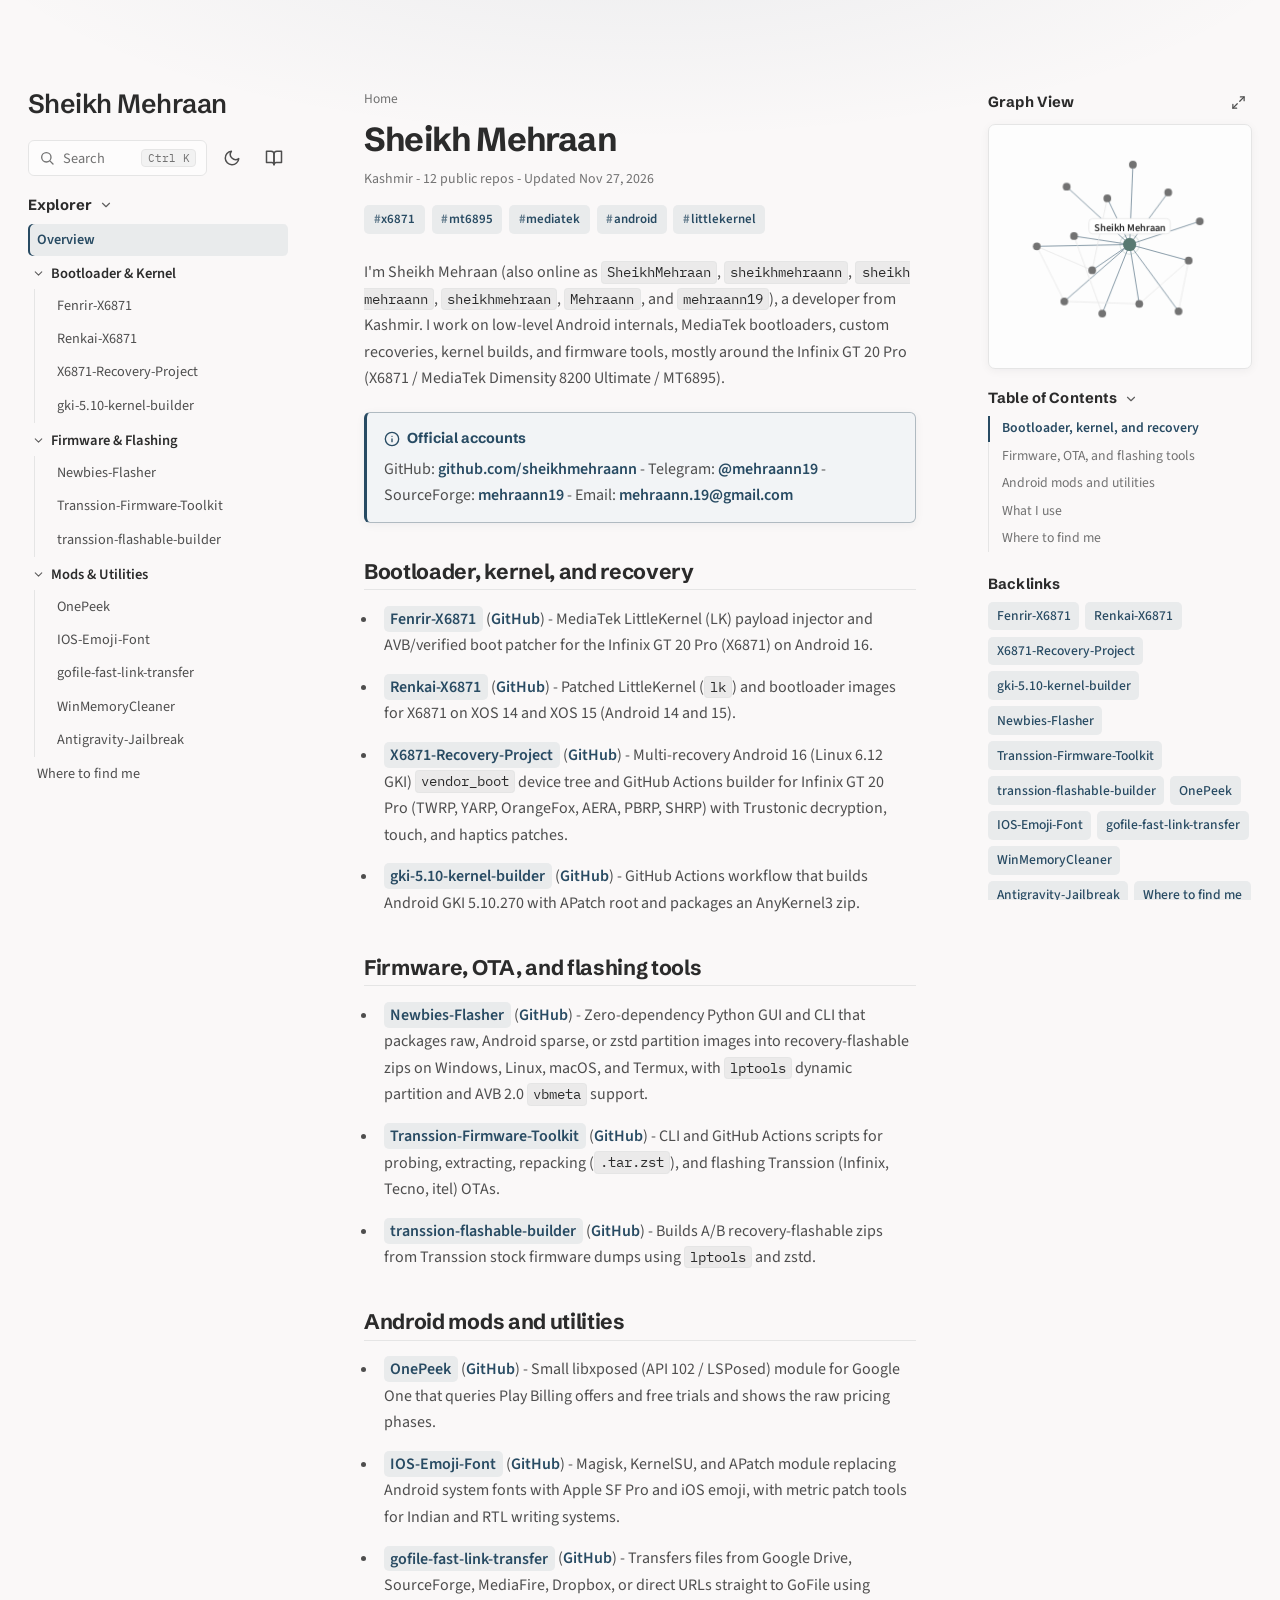
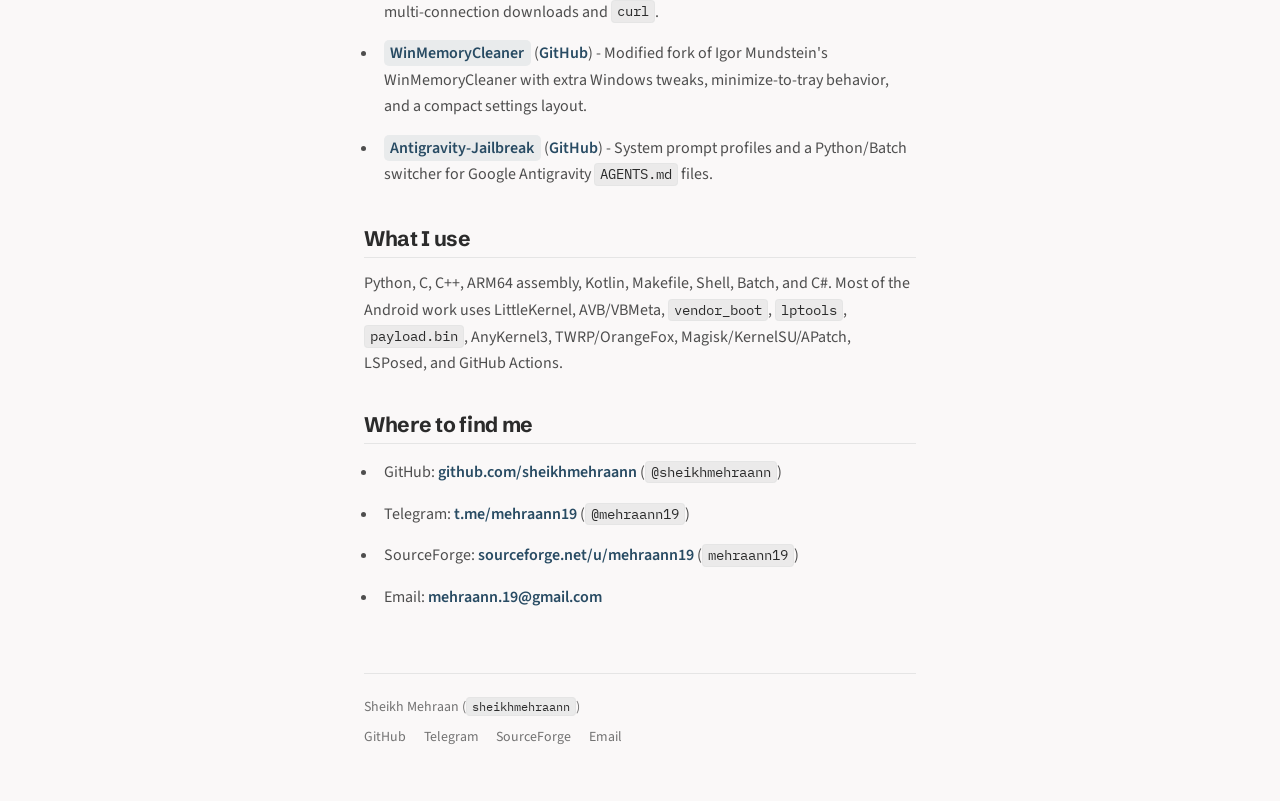
<file: index.html>
<!doctype html>
<html lang="en">
<head>
  <meta charset="utf-8">
  <meta name="viewport" content="width=device-width, initial-scale=1">
  <title>Sheikh Mehraan (sheikhmehraann / sheikhmehraan)</title>
  <meta name="description" content="Sheikh Mehraan (SheikhMehraan, sheikhmehraann, sheikhmehraan, mehraann19) - developer from Kashmir working on MediaTek bootloaders, Android custom recoveries, GKI kernels, and firmware tools for Infinix GT 20 Pro (X6871).">
  <meta name="author" content="Sheikh Mehraan">
  <meta name="robots" content="index, follow">
  <link rel="canonical" href="https://sheikhmehraann.github.io/">
  <meta property="og:type" content="profile">
  <meta property="og:title" content="Sheikh Mehraan (sheikhmehraann / sheikhmehraan)">
  <meta property="og:description" content="Developer from Kashmir working on MediaTek bootloaders, custom recoveries, Android kernels, and firmware tools for Infinix GT 20 Pro (X6871).">
  <meta property="og:url" content="https://sheikhmehraann.github.io/">
  <link rel="me" href="https://github.com/sheikhmehraann">
  <link rel="me" href="https://t.me/mehraann19">
  <link rel="me" href="https://sourceforge.net/u/mehraann19/profile/">
  <link rel="preconnect" href="https://fonts.googleapis.com">
  <link rel="preconnect" href="https://fonts.gstatic.com" crossorigin>
  <link rel="stylesheet" href="https://fonts.googleapis.com/css2?family=IBM+Plex+Mono:wght@400;600&family=Schibsted+Grotesk:wght@400;700&family=Source+Sans+3:ital,wght@0,400;0,600;0,700;1,400&display=swap">
  <link rel="stylesheet" href="./quartz.css">
  <script>
    (function () {
      var saved = localStorage.getItem("theme");
      var theme = saved || (window.matchMedia("(prefers-color-scheme: dark)").matches ? "dark" : "light");
      document.documentElement.setAttribute("saved-theme", theme);
    })();
  </script>
  <script type="application/ld+json">
  {
    "@context": "https://schema.org",
    "@type": "ProfilePage",
    "url": "https://sheikhmehraann.github.io/",
    "mainEntity": {
      "@type": "Person",
      "name": "Sheikh Mehraan",
      "alternateName": [
        "SheikhMehraan",
        "sheikhmehraann",
        "sheikh mehraann",
        "sheikhmehraan",
        "Mehraan",
        "Mehraann",
        "mehraann19"
      ],
      "description": "Developer from Kashmir working on low-level Android internals, MediaTek bootloaders, custom recoveries, kernel builds, and firmware tools for Infinix GT 20 Pro (X6871).",
      "homeLocation": {
        "@type": "Place",
        "name": "Kashmir"
      },
      "url": "https://sheikhmehraann.github.io/",
      "email": "mailto:mehraann.19@gmail.com",
      "sameAs": [
        "https://github.com/sheikhmehraann",
        "https://t.me/mehraann19",
        "https://sourceforge.net/u/mehraann19/profile/"
      ]
    }
  }
  </script>
</head>
<body>
  <div class="reading-progress" id="reading-progress" aria-hidden="true"></div>
  <div id="quartz-root" class="page">
    <div id="quartz-body">
      <aside class="left sidebar">
        <div class="left-top">
          <button type="button" class="icon-button mobile-explorer-btn" id="mobile-explorer-btn" aria-label="Toggle explorer" aria-expanded="false">
            <svg viewBox="0 0 24 24" width="20" height="20" fill="none" stroke="currentColor" stroke-width="2" stroke-linecap="round" stroke-linejoin="round"><line x1="3" y1="6" x2="21" y2="6"></line><line x1="3" y1="12" x2="21" y2="12"></line><line x1="3" y1="18" x2="21" y2="18"></line></svg>
          </button>
          <h2 class="page-title"><a href="#home" data-note="home">Sheikh Mehraan</a></h2>
        </div>

        <div class="controls-row">
          <button type="button" class="search-button" id="search-open-btn" aria-label="Search">
            <svg viewBox="0 0 24 24" width="16" height="16" fill="none" stroke="currentColor" stroke-width="2" stroke-linecap="round" stroke-linejoin="round"><circle cx="11" cy="11" r="7"></circle><line x1="21" y1="21" x2="16.65" y2="16.65"></line></svg>
            <span>Search</span>
            <kbd>Ctrl K</kbd>
          </button>
          <button type="button" class="icon-button darkmode" id="theme-toggle-btn" aria-label="Toggle dark mode" title="Toggle dark mode">
            <svg class="sun-icon" viewBox="0 0 24 24" width="18" height="18" fill="none" stroke="currentColor" stroke-width="2" stroke-linecap="round" stroke-linejoin="round"><circle cx="12" cy="12" r="4"></circle><path d="M12 2v2M12 20v2M4.93 4.93l1.41 1.41M17.66 17.66l1.41 1.41M2 12h2M20 12h2M4.93 19.07l1.41-1.41M17.66 6.34l1.41-1.41"></path></svg>
            <svg class="moon-icon" viewBox="0 0 24 24" width="18" height="18" fill="none" stroke="currentColor" stroke-width="2" stroke-linecap="round" stroke-linejoin="round"><path d="M21 12.79A9 9 0 1 1 11.21 3 7 7 0 0 0 21 12.79z"></path></svg>
          </button>
          <button type="button" class="icon-button readermode" id="reader-toggle-btn" aria-label="Toggle reader mode" title="Toggle reader mode">
            <svg viewBox="0 0 24 24" width="18" height="18" fill="none" stroke="currentColor" stroke-width="2" stroke-linecap="round" stroke-linejoin="round"><path d="M2 3h6a4 4 0 0 1 4 4v14a3 3 0 0 0-3-3H2z"></path><path d="M22 3h-6a4 4 0 0 0-4 4v14a3 3 0 0 1 3-3h7z"></path></svg>
          </button>
        </div>

        <nav class="explorer" id="explorer" aria-label="Explorer">
          <div class="explorer-header">
            <button type="button" class="explorer-title-btn" id="explorer-collapse-btn" aria-expanded="true">
              <span>Explorer</span>
              <svg class="chevron" viewBox="0 0 24 24" width="14" height="14" fill="none" stroke="currentColor" stroke-width="2" stroke-linecap="round" stroke-linejoin="round"><polyline points="6 9 12 15 18 9"></polyline></svg>
            </button>
          </div>
          <div class="explorer-content" id="explorer-content">
            <ul class="explorer-ul">
              <li><a href="#home" class="explorer-link active" data-note="home">Overview</a></li>
              <li class="folder open">
                <button type="button" class="folder-toggle" aria-expanded="true">
                  <svg class="chevron" viewBox="0 0 24 24" width="13" height="13" fill="none" stroke="currentColor" stroke-width="2" stroke-linecap="round" stroke-linejoin="round"><polyline points="6 9 12 15 18 9"></polyline></svg>
                  <span>Bootloader &amp; Kernel</span>
                </button>
                <div class="folder-outer">
                  <ul class="folder-ul">
                    <li><a href="#fenrir-x6871" class="explorer-link" data-note="fenrir-x6871">Fenrir-X6871</a></li>
                    <li><a href="#renkai-x6871" class="explorer-link" data-note="renkai-x6871">Renkai-X6871</a></li>
                    <li><a href="#x6871-recovery-project" class="explorer-link" data-note="x6871-recovery-project">X6871-Recovery-Project</a></li>
                    <li><a href="#gki-5-10-kernel-builder" class="explorer-link" data-note="gki-5-10-kernel-builder">gki-5.10-kernel-builder</a></li>
                  </ul>
                </div>
              </li>
              <li class="folder open">
                <button type="button" class="folder-toggle" aria-expanded="true">
                  <svg class="chevron" viewBox="0 0 24 24" width="13" height="13" fill="none" stroke="currentColor" stroke-width="2" stroke-linecap="round" stroke-linejoin="round"><polyline points="6 9 12 15 18 9"></polyline></svg>
                  <span>Firmware &amp; Flashing</span>
                </button>
                <div class="folder-outer">
                  <ul class="folder-ul">
                    <li><a href="#newbies-flasher" class="explorer-link" data-note="newbies-flasher">Newbies-Flasher</a></li>
                    <li><a href="#transsion-firmware-toolkit" class="explorer-link" data-note="transsion-firmware-toolkit">Transsion-Firmware-Toolkit</a></li>
                    <li><a href="#transsion-flashable-builder" class="explorer-link" data-note="transsion-flashable-builder">transsion-flashable-builder</a></li>
                  </ul>
                </div>
              </li>
              <li class="folder open">
                <button type="button" class="folder-toggle" aria-expanded="true">
                  <svg class="chevron" viewBox="0 0 24 24" width="13" height="13" fill="none" stroke="currentColor" stroke-width="2" stroke-linecap="round" stroke-linejoin="round"><polyline points="6 9 12 15 18 9"></polyline></svg>
                  <span>Mods &amp; Utilities</span>
                </button>
                <div class="folder-outer">
                  <ul class="folder-ul">
                    <li><a href="#onepeek" class="explorer-link" data-note="onepeek">OnePeek</a></li>
                    <li><a href="#ios-emoji-font" class="explorer-link" data-note="ios-emoji-font">IOS-Emoji-Font</a></li>
                    <li><a href="#gofile-fast-link-transfer" class="explorer-link" data-note="gofile-fast-link-transfer">gofile-fast-link-transfer</a></li>
                    <li><a href="#winmemorycleaner" class="explorer-link" data-note="winmemorycleaner">WinMemoryCleaner</a></li>
                    <li><a href="#antigravity-jailbreak" class="explorer-link" data-note="antigravity-jailbreak">Antigravity-Jailbreak</a></li>
                  </ul>
                </div>
              </li>
              <li><a href="#contact" class="explorer-link" data-note="contact">Where to find me</a></li>
            </ul>
          </div>
        </nav>
      </aside>

      <div class="center">
        <header class="page-header">
          <div class="reader-exit-bar" id="reader-exit-bar">
            <button type="button" class="reader-exit-btn" id="reader-exit-btn">Exit reader mode</button>
          </div>
          <nav class="breadcrumbs" id="breadcrumbs" aria-label="Breadcrumb">
            <span>Home</span>
          </nav>
          <h1 class="article-title" id="article-title">Sheikh Mehraan</h1>
          <p class="content-meta" id="content-meta">Kashmir - 12 public repos - Updated Nov 27, 2026</p>
          <ul class="tags" id="article-tags">
            <li><a class="internal tag-link" href="#home" data-tag="x6871">x6871</a></li>
            <li><a class="internal tag-link" href="#home" data-tag="mt6895">mt6895</a></li>
            <li><a class="internal tag-link" href="#home" data-tag="mediatek">mediatek</a></li>
            <li><a class="internal tag-link" href="#home" data-tag="android">android</a></li>
            <li><a class="internal tag-link" href="#home" data-tag="littlekernel">littlekernel</a></li>
          </ul>
        </header>

        <article class="popover-hint" id="article-body">
          <p>I'm Sheikh Mehraan (also online as <code>SheikhMehraan</code>, <code>sheikhmehraann</code>, <code>sheikh mehraann</code>, <code>sheikhmehraan</code>, <code>Mehraann</code>, and <code>mehraann19</code>), a developer from Kashmir. I work on low-level Android internals, MediaTek bootloaders, custom recoveries, kernel builds, and firmware tools, mostly around the Infinix GT 20 Pro (X6871 / MediaTek Dimensity 8200 Ultimate / MT6895).</p>

          <div class="callout info">
            <div class="callout-title">
              <svg viewBox="0 0 24 24" width="16" height="16" fill="none" stroke="currentColor" stroke-width="2" stroke-linecap="round" stroke-linejoin="round"><circle cx="12" cy="12" r="10"></circle><line x1="12" y1="16" x2="12" y2="12"></line><line x1="12" y1="8" x2="12.01" y2="8"></line></svg>
              <span>Official accounts</span>
            </div>
            <div class="callout-content">
              <p>GitHub: <a rel="me" href="https://github.com/sheikhmehraann">github.com/sheikhmehraann</a> - Telegram: <a rel="me" href="https://t.me/mehraann19">@mehraann19</a> - SourceForge: <a rel="me" href="https://sourceforge.net/u/mehraann19/profile/">mehraann19</a> - Email: <a href="mailto:mehraann.19@gmail.com">mehraann.19@gmail.com</a></p>
            </div>
          </div>

          <h2 id="bootloader-kernel-recovery">Bootloader, kernel, and recovery</h2>
          <ul>
            <li><a class="internal" href="#fenrir-x6871" data-note="fenrir-x6871">Fenrir-X6871</a> (<a href="https://github.com/sheikhmehraann/Fenrir-X6871">GitHub</a>) - MediaTek LittleKernel (LK) payload injector and AVB/verified boot patcher for the Infinix GT 20 Pro (X6871) on Android 16.</li>
            <li><a class="internal" href="#renkai-x6871" data-note="renkai-x6871">Renkai-X6871</a> (<a href="https://github.com/sheikhmehraann/Renkai-X6871">GitHub</a>) - Patched LittleKernel (<code>lk</code>) and bootloader images for X6871 on XOS 14 and XOS 15 (Android 14 and 15).</li>
            <li><a class="internal" href="#x6871-recovery-project" data-note="x6871-recovery-project">X6871-Recovery-Project</a> (<a href="https://github.com/sheikhmehraann/X6871-Recovery-Project">GitHub</a>) - Multi-recovery Android 16 (Linux 6.12 GKI) <code>vendor_boot</code> device tree and GitHub Actions builder for Infinix GT 20 Pro (TWRP, YARP, OrangeFox, AERA, PBRP, SHRP) with Trustonic decryption, touch, and haptics patches.</li>
            <li><a class="internal" href="#gki-5-10-kernel-builder" data-note="gki-5-10-kernel-builder">gki-5.10-kernel-builder</a> (<a href="https://github.com/sheikhmehraann/gki-5.10-kernel-builder">GitHub</a>) - GitHub Actions workflow that builds Android GKI 5.10.270 with APatch root and packages an AnyKernel3 zip.</li>
          </ul>

          <h2 id="firmware-ota-flashing">Firmware, OTA, and flashing tools</h2>
          <ul>
            <li><a class="internal" href="#newbies-flasher" data-note="newbies-flasher">Newbies-Flasher</a> (<a href="https://github.com/sheikhmehraann/Newbies-Flasher">GitHub</a>) - Zero-dependency Python GUI and CLI that packages raw, Android sparse, or zstd partition images into recovery-flashable zips on Windows, Linux, macOS, and Termux, with <code>lptools</code> dynamic partition and AVB 2.0 <code>vbmeta</code> support.</li>
            <li><a class="internal" href="#transsion-firmware-toolkit" data-note="transsion-firmware-toolkit">Transsion-Firmware-Toolkit</a> (<a href="https://github.com/sheikhmehraann/Transsion-Firmware-Toolkit">GitHub</a>) - CLI and GitHub Actions scripts for probing, extracting, repacking (<code>.tar.zst</code>), and flashing Transsion (Infinix, Tecno, itel) OTAs.</li>
            <li><a class="internal" href="#transsion-flashable-builder" data-note="transsion-flashable-builder">transsion-flashable-builder</a> (<a href="https://github.com/sheikhmehraann/transsion-flashable-builder">GitHub</a>) - Builds A/B recovery-flashable zips from Transsion stock firmware dumps using <code>lptools</code> and zstd.</li>
          </ul>

          <h2 id="android-mods-utilities">Android mods and utilities</h2>
          <ul>
            <li><a class="internal" href="#onepeek" data-note="onepeek">OnePeek</a> (<a href="https://github.com/sheikhmehraann/OnePeek">GitHub</a>) - Small libxposed (API 102 / LSPosed) module for Google One that queries Play Billing offers and free trials and shows the raw pricing phases.</li>
            <li><a class="internal" href="#ios-emoji-font" data-note="ios-emoji-font">IOS-Emoji-Font</a> (<a href="https://github.com/sheikhmehraann/IOS-Emoji-Font">GitHub</a>) - Magisk, KernelSU, and APatch module replacing Android system fonts with Apple SF Pro and iOS emoji, with metric patch tools for Indian and RTL writing systems.</li>
            <li><a class="internal" href="#gofile-fast-link-transfer" data-note="gofile-fast-link-transfer">gofile-fast-link-transfer</a> (<a href="https://github.com/sheikhmehraann/gofile-fast-link-transfer">GitHub</a>) - Transfers files from Google Drive, SourceForge, MediaFire, Dropbox, or direct URLs straight to GoFile using multi-connection downloads and <code>curl</code>.</li>
            <li><a class="internal" href="#winmemorycleaner" data-note="winmemorycleaner">WinMemoryCleaner</a> (<a href="https://github.com/sheikhmehraann/WinMemoryCleaner">GitHub</a>) - Modified fork of Igor Mundstein's WinMemoryCleaner with extra Windows tweaks, minimize-to-tray behavior, and a compact settings layout.</li>
            <li><a class="internal" href="#antigravity-jailbreak" data-note="antigravity-jailbreak">Antigravity-Jailbreak</a> (<a href="https://github.com/sheikhmehraann/Antigravity-Jailbreak">GitHub</a>) - System prompt profiles and a Python/Batch switcher for Google Antigravity <code>AGENTS.md</code> files.</li>
          </ul>

          <h2 id="what-i-use">What I use</h2>
          <p>Python, C, C++, ARM64 assembly, Kotlin, Makefile, Shell, Batch, and C#. Most of the Android work uses LittleKernel, AVB/VBMeta, <code>vendor_boot</code>, <code>lptools</code>, <code>payload.bin</code>, AnyKernel3, TWRP/OrangeFox, Magisk/KernelSU/APatch, LSPosed, and GitHub Actions.</p>

          <h2 id="where-to-find-me">Where to find me</h2>
          <ul>
            <li>GitHub: <a rel="me" href="https://github.com/sheikhmehraann">github.com/sheikhmehraann</a> (<code>@sheikhmehraann</code>)</li>
            <li>Telegram: <a rel="me" href="https://t.me/mehraann19">t.me/mehraann19</a> (<code>@mehraann19</code>)</li>
            <li>SourceForge: <a rel="me" href="https://sourceforge.net/u/mehraann19/profile/">sourceforge.net/u/mehraann19</a> (<code>mehraann19</code>)</li>
            <li>Email: <a href="mailto:mehraann.19@gmail.com">mehraann.19@gmail.com</a></li>
          </ul>
        </article>

        <footer class="site-footer">
          <p>Sheikh Mehraan (<code>sheikhmehraann</code>)</p>
          <ul>
            <li><a href="https://github.com/sheikhmehraann">GitHub</a></li>
            <li><a href="https://t.me/mehraann19">Telegram</a></li>
            <li><a href="https://sourceforge.net/u/mehraann19/profile/">SourceForge</a></li>
            <li><a href="mailto:mehraann.19@gmail.com">Email</a></li>
          </ul>
        </footer>
      </div>

      <aside class="right sidebar">
        <div class="graph">
          <div class="graph-header">
            <h3>Graph View</h3>
            <button type="button" class="icon-button graph-expand-btn" id="graph-expand-btn" aria-label="Open global graph" title="Global Graph (Ctrl+G)">
              <svg viewBox="0 0 24 24" width="15" height="15" fill="none" stroke="currentColor" stroke-width="2" stroke-linecap="round" stroke-linejoin="round"><polyline points="15 3 21 3 21 9"></polyline><polyline points="9 21 3 21 3 15"></polyline><line x1="21" y1="3" x2="14" y2="10"></line><line x1="3" y1="21" x2="10" y2="14"></line></svg>
            </button>
          </div>
          <div class="graph-outer">
            <canvas id="graph-canvas"></canvas>
          </div>
        </div>

        <div class="toc" id="toc">
          <button type="button" class="toc-header" id="toc-toggle-btn" aria-expanded="true">
            <h3>Table of Contents</h3>
            <svg class="chevron" viewBox="0 0 24 24" width="14" height="14" fill="none" stroke="currentColor" stroke-width="2" stroke-linecap="round" stroke-linejoin="round"><polyline points="6 9 12 15 18 9"></polyline></svg>
          </button>
          <ul class="toc-content" id="toc-list"></ul>
        </div>

        <div class="backlinks" id="backlinks">
          <h3>Backlinks</h3>
          <ul id="backlinks-list"></ul>
        </div>
      </aside>
    </div>
  </div>

  <div class="search-container" id="search-modal" aria-hidden="true">
    <div class="search-space">
      <div class="search-input-wrap">
        <input type="text" id="search-input" placeholder="Search repos, tools, tags..." autocomplete="off" spellcheck="false">
      </div>
      <div class="search-body">
        <div class="search-results" id="search-results"></div>
        <div class="search-preview" id="search-preview"></div>
      </div>
    </div>
  </div>

  <div class="global-graph-container" id="global-graph-modal" aria-hidden="true">
    <div class="global-graph-outer">
      <div class="global-graph-bar">
        <span>Global Graph - drag nodes, scroll to zoom, click to open</span>
        <button type="button" class="icon-button" id="global-graph-close-btn" aria-label="Close global graph">
          <svg viewBox="0 0 24 24" width="18" height="18" fill="none" stroke="currentColor" stroke-width="2" stroke-linecap="round" stroke-linejoin="round"><line x1="18" y1="6" x2="6" y2="18"></line><line x1="6" y1="6" x2="18" y2="18"></line></svg>
        </button>
      </div>
      <div class="global-graph-stage">
        <canvas id="global-graph-canvas"></canvas>
      </div>
    </div>
  </div>

  <div class="note-popover" id="note-popover" aria-hidden="true"></div>

  <script src="./quartz.js"></script>
</body>
</html>
</file>
<file: quartz.css>
:root {
  --light: #faf8f8;
  --lightgray: #e5e5e5;
  --gray: #727272;
  --darkgray: #4e4e4e;
  --dark: #2b2b2b;
  --secondary: #284b63;
  --tertiary: #587971;
  --highlight: #8f9fa926;
  --textHighlight: #fff23688;
  --surface: #ffffff;
  --shadow-sm: 0 2px 10px rgba(20, 28, 38, 0.05);
  --shadow-md: 0 12px 34px rgba(20, 28, 38, 0.11);
  --shadow-lg: 0 20px 60px rgba(20, 28, 38, 0.18);
  --ease-out: cubic-bezier(0.22, 1, 0.36, 1);
  --titleFont: "Schibsted Grotesk", system-ui, "Segoe UI", Roboto, Helvetica, Arial, sans-serif;
  --headerFont: "Schibsted Grotesk", system-ui, "Segoe UI", Roboto, Helvetica, Arial, sans-serif;
  --bodyFont: "Source Sans 3", system-ui, "Segoe UI", Roboto, Helvetica, Arial, sans-serif;
  --codeFont: "IBM Plex Mono", ui-monospace, SFMono-Regular, Menlo, Consolas, monospace;
}

:root[saved-theme="dark"] {
  --light: #161618;
  --lightgray: #2d2b30;
  --gray: #84848a;
  --darkgray: #d4d4d8;
  --dark: #efefef;
  --secondary: #7b97aa;
  --tertiary: #84a59d;
  --highlight: #8f9fa924;
  --textHighlight: #b3aa0288;
  --surface: #1c1c20;
  --shadow-sm: 0 2px 12px rgba(0, 0, 0, 0.25);
  --shadow-md: 0 14px 38px rgba(0, 0, 0, 0.42);
  --shadow-lg: 0 24px 68px rgba(0, 0, 0, 0.58);
}

*, *::before, *::after {
  box-sizing: border-box;
}

html {
  scroll-behavior: smooth;
  text-size-adjust: none;
  background-color: var(--light);
}

:root.theme-transition,
:root.theme-transition body,
:root.theme-transition .callout,
:root.theme-transition .repo-meta-grid,
:root.theme-transition .graph-outer,
:root.theme-transition .search-button,
:root.theme-transition .note-popover,
:root.theme-transition code {
  transition: background-color 240ms var(--ease-out), color 200ms var(--ease-out), border-color 220ms var(--ease-out), box-shadow 220ms var(--ease-out);
}

body {
  margin: 0;
  background-color: var(--light);
  background-image: radial-gradient(ellipse 75% 320px at 50% -90px, color-mix(in srgb, var(--secondary) 7%, transparent), transparent 72%);
  background-repeat: no-repeat;
  color: var(--darkgray);
  font-family: var(--bodyFont);
  font-size: 16px;
  line-height: 1.66;
  -webkit-font-smoothing: antialiased;
  text-rendering: optimizeLegibility;
}

::selection {
  background-color: color-mix(in srgb, var(--secondary) 28%, transparent);
  color: var(--dark);
}

::-webkit-scrollbar {
  width: 7px;
  height: 7px;
}

::-webkit-scrollbar-track {
  background: transparent;
}

::-webkit-scrollbar-thumb {
  background: color-mix(in srgb, var(--gray) 32%, transparent);
  border-radius: 999px;
}

::-webkit-scrollbar-thumb:hover {
  background: color-mix(in srgb, var(--gray) 55%, transparent);
}

.reading-progress {
  position: fixed;
  top: 0;
  left: 0;
  width: 100%;
  height: 2px;
  z-index: 1000;
  pointer-events: none;
  transform-origin: left center;
  transform: scaleX(0);
  background: linear-gradient(90deg, var(--secondary), var(--tertiary));
  opacity: 0.9;
  will-change: transform;
}

a {
  color: var(--secondary);
  font-weight: 600;
  text-decoration: none;
  transition: color 180ms var(--ease-out), background-color 180ms var(--ease-out), transform 180ms var(--ease-out), border-color 180ms var(--ease-out);
}

a:hover {
  color: var(--tertiary);
}

a.internal {
  background-color: var(--highlight);
  border-radius: 5px;
  padding: 0.06rem 0.34rem;
  line-height: 1.4rem;
  border: 1px solid transparent;
}

a.internal:hover {
  background-color: color-mix(in srgb, var(--secondary) 16%, transparent);
  border-color: color-mix(in srgb, var(--secondary) 25%, transparent);
}

a.internal.tag-link::before {
  content: "#";
  opacity: 0.72;
  margin-right: 0.04rem;
}

code {
  font-family: var(--codeFont);
  font-size: 0.86em;
  color: var(--dark);
  background-color: color-mix(in srgb, var(--lightgray) 72%, transparent);
  border: 1px solid color-mix(in srgb, var(--lightgray) 90%, transparent);
  border-radius: 4px;
  padding: 0.08rem 0.32rem;
}

pre {
  font-family: var(--codeFont);
  font-size: 0.86rem;
  line-height: 1.55;
  border: 1px solid var(--lightgray);
  border-radius: 6px;
  padding: 0.9rem 1.05rem;
  overflow-x: auto;
  background-color: color-mix(in srgb, var(--surface) 70%, var(--light));
}

pre code {
  background: none;
  border: none;
  padding: 0;
  font-size: inherit;
}

h1, h2, h3, h4 {
  font-family: var(--headerFont);
  color: var(--dark);
  font-weight: 700;
  line-height: 1.28;
}

@keyframes quartzFadeUp {
  from {
    opacity: 0;
    transform: translateY(9px);
  }
  to {
    opacity: 1;
    transform: translateY(0);
  }
}

@keyframes quartzFadeIn {
  from {
    opacity: 0;
  }
  to {
    opacity: 1;
  }
}

@keyframes iconSpin {
  from {
    transform: rotate(-35deg) scale(0.82);
    opacity: 0.6;
  }
  to {
    transform: rotate(0deg) scale(1);
    opacity: 1;
  }
}

.page > #quartz-body {
  display: grid;
  grid-template:
    "grid-sidebar-left grid-center grid-sidebar-right" / 320px minmax(0, 1fr) 320px;
  gap: 8px;
  max-width: 1500px;
  margin: 0 auto;
  min-height: 100vh;
}

:root[reader-mode="on"] .page > #quartz-body {
  grid-template: "grid-center" / minmax(0, 1fr);
}

:root[reader-mode="on"] .sidebar {
  display: none !important;
}

.reader-exit-bar {
  display: none;
  margin-bottom: 1rem;
}

:root[reader-mode="on"] .reader-exit-bar {
  display: block;
  animation: quartzFadeIn 220ms var(--ease-out);
}

.reader-exit-btn {
  background: transparent;
  border: 1px solid var(--lightgray);
  border-radius: 6px;
  color: var(--darkgray);
  font-family: var(--bodyFont);
  font-size: 0.85rem;
  padding: 0.34rem 0.78rem;
  cursor: pointer;
  transition: border-color 180ms ease, color 180ms ease, background-color 180ms ease;
}

.reader-exit-btn:hover {
  border-color: var(--secondary);
  color: var(--dark);
  background-color: var(--highlight);
}

.sidebar {
  position: sticky;
  top: 0;
  height: 100vh;
  padding: 5.5rem 1.75rem 2rem;
  display: flex;
  flex-direction: column;
  gap: 1.3rem;
  overflow-y: auto;
  animation: quartzFadeIn 380ms var(--ease-out);
}

.sidebar.left {
  grid-area: grid-sidebar-left;
}

.sidebar.right {
  grid-area: grid-sidebar-right;
}

.left-top {
  display: flex;
  align-items: center;
  gap: 0.5rem;
}

.page-title {
  margin: 0;
  font-size: 1.65rem;
  font-family: var(--titleFont);
  line-height: 1.2;
  letter-spacing: -0.02em;
}

.page-title a {
  color: var(--dark);
}

.page-title a:hover {
  color: var(--secondary);
}

.controls-row {
  display: flex;
  align-items: center;
  gap: 0.45rem;
}

.search-button {
  flex: 1;
  display: flex;
  align-items: center;
  gap: 0.5rem;
  height: 2.2rem;
  padding: 0 0.62rem;
  border: 1px solid var(--lightgray);
  border-radius: 6px;
  background-color: color-mix(in srgb, var(--surface) 55%, transparent);
  color: var(--gray);
  font-family: var(--bodyFont);
  font-size: 0.9rem;
  cursor: pointer;
  transition: border-color 180ms var(--ease-out), color 180ms var(--ease-out), background-color 180ms var(--ease-out), box-shadow 180ms var(--ease-out);
}

.search-button:hover {
  border-color: color-mix(in srgb, var(--secondary) 55%, var(--lightgray));
  color: var(--dark);
  background-color: var(--surface);
  box-shadow: var(--shadow-sm);
}

.search-button kbd {
  margin-left: auto;
  font-family: var(--codeFont);
  font-size: 0.68rem;
  color: var(--gray);
  border: 1px solid var(--lightgray);
  border-radius: 4px;
  padding: 0.06rem 0.34rem;
  background-color: color-mix(in srgb, var(--lightgray) 45%, transparent);
}

.icon-button {
  display: inline-flex;
  align-items: center;
  justify-content: center;
  width: 2.2rem;
  height: 2.2rem;
  border: 1px solid transparent;
  border-radius: 6px;
  background: transparent;
  color: var(--darkgray);
  cursor: pointer;
  padding: 0;
  transition: background-color 180ms var(--ease-out), color 180ms var(--ease-out), border-color 180ms var(--ease-out), transform 140ms var(--ease-out);
}

.icon-button.mobile-explorer-btn {
  display: none;
}

.icon-button:hover {
  background-color: var(--highlight);
  border-color: var(--lightgray);
  color: var(--dark);
}

.icon-button:active {
  transform: scale(0.93);
}

.icon-button.spin svg {
  animation: iconSpin 280ms var(--ease-out);
}

:root[saved-theme="light"] .darkmode .sun-icon,
:root:not([saved-theme="dark"]) .darkmode .sun-icon {
  display: none;
}

:root[saved-theme="dark"] .darkmode .moon-icon {
  display: none;
}

.explorer {
  display: flex;
  flex-direction: column;
  min-height: 0;
  flex: 1;
}

.explorer-title-btn {
  display: flex;
  align-items: center;
  gap: 0.4rem;
  background: none;
  border: none;
  padding: 0;
  margin-bottom: 0.5rem;
  font-family: var(--headerFont);
  font-size: 0.92rem;
  font-weight: 700;
  letter-spacing: 0.01em;
  color: var(--dark);
  cursor: pointer;
}

.explorer-title-btn:hover {
  color: var(--secondary);
}

.explorer.collapsed .explorer-content {
  display: none;
}

.explorer.collapsed .explorer-title-btn .chevron {
  transform: rotate(-90deg);
}

.chevron {
  transition: transform 220ms var(--ease-out);
  flex-shrink: 0;
  opacity: 0.75;
}

.explorer-content {
  overflow-y: auto;
  padding-right: 0.25rem;
}

.explorer-ul,
.folder-ul {
  list-style: none;
  margin: 0;
  padding: 0;
}

.folder-outer {
  display: grid;
  grid-template-rows: 0fr;
  opacity: 0;
  transition: grid-template-rows 240ms var(--ease-out), opacity 180ms ease;
}

.folder-outer > .folder-ul {
  overflow: hidden;
}

.folder.open > .folder-outer {
  grid-template-rows: 1fr;
  opacity: 1;
}

.folder-ul {
  padding-left: 0.85rem;
  margin-left: 0.38rem;
  border-left: 1px solid var(--lightgray);
}

.folder:not(.open) > .folder-toggle .chevron {
  transform: rotate(-90deg);
}

.folder-toggle {
  display: flex;
  align-items: center;
  gap: 0.38rem;
  width: 100%;
  background: none;
  border: none;
  padding: 0.3rem 0.22rem;
  margin-top: 0.15rem;
  font-family: var(--bodyFont);
  font-size: 0.91rem;
  font-weight: 600;
  color: var(--dark);
  cursor: pointer;
  text-align: left;
  border-radius: 5px;
  transition: color 160ms ease, background-color 160ms ease;
}

.folder-toggle:hover {
  color: var(--secondary);
  background-color: color-mix(in srgb, var(--highlight) 60%, transparent);
}

.explorer-link {
  display: block;
  padding: 0.26rem 0.55rem;
  margin: 0.08rem 0;
  border-radius: 5px;
  font-size: 0.89rem;
  font-weight: 400;
  color: var(--darkgray);
  overflow-wrap: anywhere;
  transition: color 160ms var(--ease-out), background-color 160ms var(--ease-out), transform 180ms var(--ease-out), box-shadow 180ms var(--ease-out);
}

.explorer-link:hover {
  color: var(--dark);
  background-color: var(--highlight);
  transform: translateX(2px);
}

.explorer-link.active {
  color: var(--secondary);
  font-weight: 600;
  background-color: var(--highlight);
  box-shadow: inset 2px 0 0 var(--secondary);
}

.center {
  grid-area: grid-center;
  width: 100%;
  max-width: 760px;
  margin: 0 auto;
  padding: 5.5rem 2.25rem 3.25rem;
}

.center.note-entering .page-header {
  animation: quartzFadeUp 260ms var(--ease-out) both;
}

.center.note-entering article > * {
  animation: quartzFadeUp 300ms var(--ease-out) both;
}

.center.note-entering article > *:nth-child(2) {
  animation-delay: 28ms;
}

.center.note-entering article > *:nth-child(3) {
  animation-delay: 52ms;
}

.center.note-entering article > *:nth-child(4) {
  animation-delay: 76ms;
}

.center.note-entering article > *:nth-child(5) {
  animation-delay: 100ms;
}

.center.note-entering article > *:nth-child(n+6) {
  animation-delay: 120ms;
}

.page-header {
  margin-bottom: 1.6rem;
}

.breadcrumbs {
  display: flex;
  flex-wrap: wrap;
  align-items: center;
  gap: 0.42rem;
  font-size: 0.84rem;
  color: var(--gray);
  margin-bottom: 0.5rem;
}

.breadcrumbs a {
  color: var(--gray);
  font-weight: 400;
}

.breadcrumbs a:hover {
  color: var(--secondary);
}

.article-title {
  margin: 0 0 0.45rem;
  font-size: 2.08rem;
  letter-spacing: -0.024em;
}

.content-meta {
  margin: 0 0 0.85rem;
  font-size: 0.87rem;
  color: var(--gray);
}

.tags {
  display: flex;
  flex-wrap: wrap;
  gap: 0.42rem;
  list-style: none;
  margin: 0;
  padding: 0;
}

.tags li a {
  display: inline-block;
  font-size: 0.81rem;
  padding: 0.14rem 0.54rem;
}

.tags li a:hover {
  transform: translateY(-1px);
}

article p {
  margin: 0 0 1.05rem;
}

article h2 {
  font-size: 1.32rem;
  letter-spacing: -0.015em;
  margin: 2.15rem 0 0.78rem;
  padding-bottom: 0.3rem;
  border-bottom: 1px solid var(--lightgray);
  scroll-margin-top: 2rem;
}

article h3 {
  font-size: 1.06rem;
  margin: 1.45rem 0 0.5rem;
  scroll-margin-top: 2rem;
}

article ul {
  margin: 0 0 1.15rem;
  padding-left: 1.25rem;
}

article li {
  margin-bottom: 0.58rem;
  padding: 0.18rem 0.4rem;
  margin-left: -0.4rem;
  border-radius: 5px;
  transition: background-color 180ms var(--ease-out);
}

article li:hover {
  background-color: color-mix(in srgb, var(--highlight) 52%, transparent);
}

article hr {
  border: 0;
  border-top: 1px solid var(--lightgray);
  margin: 1.75rem 0;
}

.callout {
  border: 1px solid color-mix(in srgb, var(--secondary) 28%, var(--lightgray));
  border-left: 3px solid var(--secondary);
  background-color: color-mix(in srgb, var(--secondary) 6%, var(--surface));
  border-radius: 6px;
  padding: 0.85rem 1.08rem;
  margin: 1.25rem 0 1.55rem;
  box-shadow: var(--shadow-sm);
  transition: border-color 200ms ease, box-shadow 200ms ease;
}

.callout:hover {
  border-color: color-mix(in srgb, var(--secondary) 45%, var(--lightgray));
}

.callout-title {
  display: flex;
  align-items: center;
  gap: 0.45rem;
  font-family: var(--headerFont);
  font-size: 0.9rem;
  font-weight: 700;
  color: var(--secondary);
  margin-bottom: 0.32rem;
}

.callout-content p:last-child {
  margin-bottom: 0;
}

.repo-meta-grid {
  display: grid;
  grid-template-columns: repeat(auto-fit, minmax(140px, 1fr));
  gap: 0.75rem;
  margin: 1.1rem 0 1.45rem;
  padding: 0.88rem 1.02rem;
  border: 1px solid var(--lightgray);
  border-radius: 7px;
  background-color: color-mix(in srgb, var(--surface) 60%, var(--light));
  box-shadow: var(--shadow-sm);
}

.repo-meta-item {
  display: flex;
  flex-direction: column;
  gap: 0.14rem;
}

.repo-meta-label {
  font-size: 0.72rem;
  text-transform: uppercase;
  letter-spacing: 0.055em;
  color: var(--gray);
}

.repo-meta-value {
  font-size: 0.92rem;
  font-weight: 600;
  color: var(--dark);
}

.repo-action-row {
  display: flex;
  flex-wrap: wrap;
  gap: 0.65rem;
  margin: 1.4rem 0 0.5rem;
}

.repo-btn {
  display: inline-flex;
  align-items: center;
  gap: 0.4rem;
  padding: 0.44rem 0.95rem;
  border-radius: 6px;
  border: 1px solid var(--secondary);
  background-color: var(--secondary);
  color: var(--light);
  font-size: 0.89rem;
  font-weight: 600;
  box-shadow: var(--shadow-sm);
  transition: background-color 180ms var(--ease-out), border-color 180ms var(--ease-out), transform 160ms var(--ease-out), box-shadow 180ms var(--ease-out), color 180ms var(--ease-out);
}

.repo-btn:hover {
  background-color: var(--tertiary);
  border-color: var(--tertiary);
  color: var(--light);
  transform: translateY(-1px);
  box-shadow: var(--shadow-md);
}

.repo-btn:active {
  transform: translateY(0);
}

.repo-btn.secondary-btn {
  background-color: transparent;
  border-color: var(--lightgray);
  color: var(--darkgray);
  box-shadow: none;
}

.repo-btn.secondary-btn:hover {
  border-color: var(--secondary);
  background-color: var(--highlight);
  color: var(--dark);
  box-shadow: var(--shadow-sm);
}

.site-footer {
  margin-top: 3.75rem;
  padding-top: 1.35rem;
  border-top: 1px solid var(--lightgray);
  font-size: 0.87rem;
  color: var(--gray);
}

.site-footer p {
  margin: 0 0 0.45rem;
}

.site-footer ul {
  display: flex;
  flex-wrap: wrap;
  gap: 1.1rem;
  list-style: none;
  margin: 0;
  padding: 0;
}

.site-footer a {
  font-weight: 400;
  color: var(--gray);
}

.site-footer a:hover {
  color: var(--secondary);
}

.graph-header {
  display: flex;
  align-items: center;
  justify-content: space-between;
  margin-bottom: 0.48rem;
}

.graph h3,
.toc h3,
.backlinks h3 {
  margin: 0;
  font-size: 0.92rem;
  font-weight: 700;
  letter-spacing: 0.01em;
  color: var(--dark);
}

.graph-expand-btn {
  width: 1.75rem;
  height: 1.75rem;
}

.graph-outer {
  position: relative;
  height: 245px;
  border: 1px solid var(--lightgray);
  border-radius: 7px;
  overflow: hidden;
  background-color: color-mix(in srgb, var(--surface) 65%, var(--light));
  box-shadow: var(--shadow-sm);
  transition: border-color 200ms var(--ease-out), box-shadow 200ms var(--ease-out);
}

.graph-outer:hover {
  border-color: color-mix(in srgb, var(--secondary) 45%, var(--lightgray));
  box-shadow: var(--shadow-md);
}

#graph-canvas,
#global-graph-canvas {
  display: block;
  width: 100%;
  height: 100%;
  cursor: grab;
}

#graph-canvas:active,
#global-graph-canvas:active {
  cursor: grabbing;
}

.toc-header {
  display: flex;
  align-items: center;
  gap: 0.4rem;
  background: none;
  border: none;
  padding: 0;
  margin-bottom: 0.5rem;
  cursor: pointer;
  color: var(--dark);
}

.toc-header:hover h3 {
  color: var(--secondary);
}

.toc.collapsed .toc-content {
  display: none;
}

.toc.collapsed .toc-header .chevron {
  transform: rotate(-90deg);
}

.toc-content {
  list-style: none;
  margin: 0;
  padding: 0;
  border-left: 1px solid var(--lightgray);
}

.toc-content li {
  margin: 0.14rem 0;
}

.toc-content li.depth-3 a {
  padding-left: 1.4rem;
}

.toc-content a {
  font-size: 0.86rem;
  font-weight: 400;
  color: var(--gray);
  display: block;
  line-height: 1.42;
  padding: 0.18rem 0 0.18rem 0.78rem;
  margin-left: -1px;
  border-left: 2px solid transparent;
  transition: color 180ms var(--ease-out), border-color 180ms var(--ease-out), transform 180ms var(--ease-out);
}

.toc-content a:hover {
  color: var(--dark);
  border-left-color: color-mix(in srgb, var(--secondary) 45%, transparent);
}

.toc-content a.in-view {
  color: var(--secondary);
  font-weight: 600;
  border-left-color: var(--secondary);
}

.backlinks h3 {
  margin-bottom: 0.5rem;
}

.backlinks ul {
  list-style: none;
  margin: 0;
  padding: 0;
  display: flex;
  flex-wrap: wrap;
  gap: 0.38rem;
}

.backlinks li {
  margin: 0;
}

.backlinks a {
  display: inline-block;
  font-size: 0.85rem;
  font-weight: 500;
  padding: 0.14rem 0.48rem;
}

.note-popover {
  position: fixed;
  z-index: 950;
  width: 320px;
  max-width: calc(100vw - 24px);
  padding: 0.85rem 1rem;
  border-radius: 8px;
  border: 1px solid color-mix(in srgb, var(--secondary) 30%, var(--lightgray));
  background-color: color-mix(in srgb, var(--surface) 94%, var(--light));
  backdrop-filter: blur(10px);
  -webkit-backdrop-filter: blur(10px);
  box-shadow: var(--shadow-lg);
  pointer-events: none;
  opacity: 0;
  visibility: hidden;
  transform: translateY(6px) scale(0.98);
  transition: opacity 160ms var(--ease-out), transform 180ms var(--ease-out), visibility 160ms ease;
}

.note-popover.visible {
  opacity: 1;
  visibility: visible;
  transform: translateY(0) scale(1);
}

.note-popover h4 {
  margin: 0 0 0.2rem;
  font-size: 0.96rem;
  color: var(--dark);
}

.note-popover .popover-meta {
  font-size: 0.78rem;
  color: var(--gray);
  margin: 0 0 0.48rem;
}

.note-popover .popover-summary {
  font-size: 0.86rem;
  line-height: 1.48;
  color: var(--darkgray);
  margin: 0 0 0.55rem;
}

.note-popover .popover-tags {
  display: flex;
  flex-wrap: wrap;
  gap: 0.28rem;
}

.note-popover .popover-tag {
  font-size: 0.74rem;
  color: var(--secondary);
  background-color: var(--highlight);
  padding: 0.06rem 0.36rem;
  border-radius: 4px;
  font-weight: 600;
}

.search-container {
  position: fixed;
  inset: 0;
  z-index: 999;
  display: block;
  opacity: 0;
  visibility: hidden;
  pointer-events: none;
  background-color: rgba(10, 12, 16, 0.42);
  backdrop-filter: blur(5px);
  -webkit-backdrop-filter: blur(5px);
  padding: 10vh 1rem 2rem;
  transition: opacity 180ms var(--ease-out), visibility 180ms ease;
}

.search-container.active {
  opacity: 1;
  visibility: visible;
  pointer-events: auto;
}

.search-space {
  max-width: 820px;
  margin: 0 auto;
  display: flex;
  flex-direction: column;
  gap: 0.85rem;
  transform: translateY(-10px) scale(0.98);
  transition: transform 220ms var(--ease-out);
}

.search-container.active .search-space {
  transform: translateY(0) scale(1);
}

.search-input-wrap input {
  width: 100%;
  padding: 0.72rem 1.05rem;
  font-family: var(--bodyFont);
  font-size: 1.04rem;
  color: var(--dark);
  background-color: var(--surface);
  border: 1px solid var(--lightgray);
  border-radius: 8px;
  box-shadow: var(--shadow-lg);
  transition: border-color 160ms ease;
}

.search-input-wrap input:focus {
  outline: none;
  border-color: var(--secondary);
}

.search-body {
  display: grid;
  grid-template-columns: minmax(0, 300px) minmax(0, 1fr);
  height: 58vh;
  background-color: var(--surface);
  border: 1px solid var(--lightgray);
  border-radius: 8px;
  overflow: hidden;
  box-shadow: var(--shadow-lg);
}

.search-results {
  overflow-y: auto;
  border-right: 1px solid var(--lightgray);
  padding: 0.45rem;
}

.search-result-card {
  display: block;
  width: 100%;
  text-align: left;
  background: none;
  border: none;
  border-radius: 6px;
  padding: 0.58rem 0.72rem;
  cursor: pointer;
  color: var(--darkgray);
  font-family: var(--bodyFont);
  transition: background-color 140ms ease, transform 140ms var(--ease-out);
}

.search-result-card:hover,
.search-result-card.focused {
  background-color: var(--highlight);
}

.search-result-card.focused {
  box-shadow: inset 2px 0 0 var(--secondary);
}

.search-result-card h4 {
  margin: 0 0 0.16rem;
  font-size: 0.94rem;
  color: var(--dark);
}

.search-result-card p {
  margin: 0;
  font-size: 0.81rem;
  color: var(--gray);
  line-height: 1.36;
}

.search-preview {
  overflow-y: auto;
  padding: 1.15rem 1.45rem;
  font-size: 0.92rem;
}

.search-preview h3 {
  margin: 0 0 0.45rem;
  font-size: 1.2rem;
}

.search-preview mark {
  background-color: var(--textHighlight);
  color: var(--dark);
  border-radius: 3px;
  padding: 0 0.12rem;
}

.global-graph-container {
  position: fixed;
  inset: 0;
  z-index: 998;
  display: block;
  opacity: 0;
  visibility: hidden;
  pointer-events: none;
  background-color: rgba(10, 12, 16, 0.52);
  backdrop-filter: blur(5px);
  -webkit-backdrop-filter: blur(5px);
  padding: 5vh 4vw;
  transition: opacity 200ms var(--ease-out), visibility 200ms ease;
}

.global-graph-container.active {
  opacity: 1;
  visibility: visible;
  pointer-events: auto;
}

.global-graph-outer {
  display: flex;
  flex-direction: column;
  width: 100%;
  height: 100%;
  background-color: var(--surface);
  border: 1px solid var(--lightgray);
  border-radius: 10px;
  overflow: hidden;
  box-shadow: var(--shadow-lg);
  transform: scale(0.96);
  transition: transform 240ms var(--ease-out);
}

.global-graph-container.active .global-graph-outer {
  transform: scale(1);
}

.global-graph-bar {
  display: flex;
  align-items: center;
  justify-content: space-between;
  padding: 0.6rem 1.05rem;
  border-bottom: 1px solid var(--lightgray);
  font-size: 0.87rem;
  color: var(--gray);
  flex-shrink: 0;
}

.global-graph-stage {
  position: relative;
  flex: 1;
  min-height: 0;
}

@media (max-width: 1200px) and (min-width: 801px) {
  .page > #quartz-body {
    grid-template:
      "grid-sidebar-left grid-center"
      "grid-sidebar-left grid-sidebar-right" / 290px minmax(0, 1fr);
    padding: 0 1rem;
  }

  .sidebar.right {
    position: static;
    height: auto;
    padding: 0 2rem 2.5rem;
    max-width: 760px;
    margin: 0 auto;
    width: 100%;
    flex-direction: row;
    flex-wrap: wrap;
  }

  .sidebar.right > .graph,
  .sidebar.right > .backlinks {
    flex: 1 1 260px;
  }

  .sidebar.right > .toc {
    display: none;
  }
}

@media (max-width: 800px) {
  .page > #quartz-body {
    grid-template:
      "grid-sidebar-left"
      "grid-center"
      "grid-sidebar-right" / minmax(0, 1fr);
    padding: 0 1rem;
  }

  .sidebar.left {
    position: static;
    height: auto;
    padding: 1.25rem 0 0.5rem;
    gap: 0.75rem;
    overflow: visible;
  }

  .icon-button.mobile-explorer-btn {
    display: inline-flex;
  }

  .page-title {
    font-size: 1.38rem;
  }

  .explorer {
    display: none;
    border: 1px solid var(--lightgray);
    border-radius: 7px;
    padding: 0.75rem;
    background-color: var(--surface);
    box-shadow: var(--shadow-sm);
  }

  .explorer.mobile-open {
    display: flex;
    animation: quartzFadeUp 200ms var(--ease-out);
  }

  .center {
    padding: 1.25rem 0 2rem;
  }

  .sidebar.right {
    position: static;
    height: auto;
    padding: 0 0 2.5rem;
  }

  .sidebar.right > .toc {
    display: none;
  }

  .search-body {
    grid-template-columns: minmax(0, 1fr);
  }

  .search-preview {
    display: none;
  }

  .note-popover {
    display: none !important;
  }
}

@media (prefers-reduced-motion: reduce) {
  *, *::before, *::after {
    animation-duration: 0.01ms !important;
    animation-iteration-count: 1 !important;
    transition-duration: 0.01ms !important;
    scroll-behavior: auto !important;
  }
}
</file>
